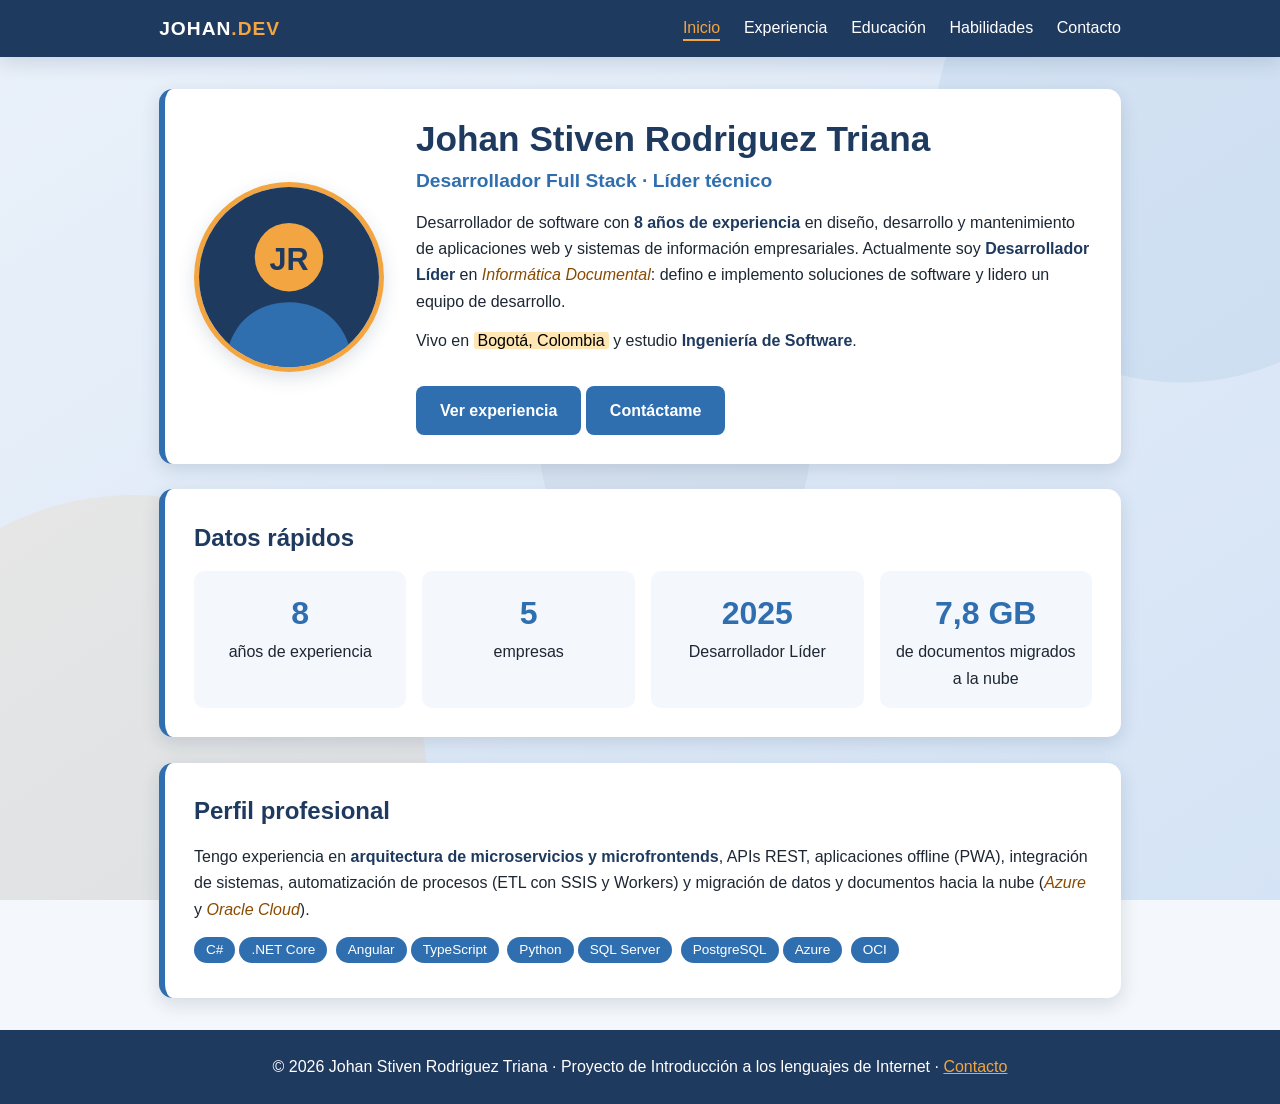
<file: index.html>
<!DOCTYPE html>
<html lang="es">
<head>
  <meta charset="UTF-8">
  <meta name="viewport" content="width=device-width, initial-scale=1.0">
  <meta name="description" content="Hoja de vida de Johan Stiven Rodriguez Triana, desarrollador full stack y líder técnico.">
  <title>Johan Rodriguez | Hoja de vida</title>
  <link rel="stylesheet" href="css/styles.css">
</head>
<body>
  <header>
    <div class="barra">
      <div class="logo">JOHAN<span>.DEV</span></div>
      <nav>
        <a href="index.html" class="activo">Inicio</a>
        <a href="experiencia.html">Experiencia</a>
        <a href="educacion.html">Educación</a>
        <a href="habilidades.html">Habilidades</a>
        <a href="contacto.html">Contacto</a>
      </nav>
    </div>
  </header>

  <main>
    <section class="tarjeta portada">
      <img class="foto" src="img/avatar.svg" alt="Avatar de Johan Stiven Rodriguez Triana">
      <div class="texto">
        <h1>Johan Stiven Rodriguez Triana</h1>
        <p class="rol">Desarrollador Full Stack · Líder técnico</p>
        <p>
          Desarrollador de software con <strong>8 años de experiencia</strong> en diseño, desarrollo y
          mantenimiento de aplicaciones web y sistemas de información empresariales.
          Actualmente soy <strong>Desarrollador Líder</strong> en <em>Informática Documental</em>:
          defino e implemento soluciones de software y lidero un equipo de desarrollo.
        </p>
        <p>Vivo en <mark>Bogotá, Colombia</mark> y estudio <strong>Ingeniería de Software</strong>.</p>
        <p style="margin-top:1rem">
          <a class="boton" href="experiencia.html">Ver experiencia</a>
          <a class="boton" href="contacto.html">Contáctame</a>
        </p>
      </div>
    </section>

    <section class="tarjeta">
      <h2>Datos rápidos</h2>
      <div class="rejilla">
        <div class="dato"><div class="numero">8</div>años de experiencia</div>
        <div class="dato"><div class="numero">5</div>empresas</div>
        <div class="dato"><div class="numero">2025</div>Desarrollador Líder</div>
        <div class="dato"><div class="numero">7,8 GB</div>de documentos migrados a la nube</div>
      </div>
    </section>

    <section class="tarjeta">
      <h2>Perfil profesional</h2>
      <p>
        Tengo experiencia en <strong>arquitectura de microservicios y microfrontends</strong>,
        APIs REST, aplicaciones offline (PWA), integración de sistemas, automatización de procesos
        (ETL con SSIS y Workers) y migración de datos y documentos hacia la nube
        (<em>Azure</em> y <em>Oracle Cloud</em>).
      </p>
      <p>
        <span class="etiqueta">C#</span><span class="etiqueta">.NET Core</span>
        <span class="etiqueta">Angular</span><span class="etiqueta">TypeScript</span>
        <span class="etiqueta">Python</span><span class="etiqueta">SQL Server</span>
        <span class="etiqueta">PostgreSQL</span><span class="etiqueta">Azure</span>
        <span class="etiqueta">OCI</span>
      </p>
    </section>
  </main>

  <footer>
    <p>&copy; 2026 Johan Stiven Rodriguez Triana · Proyecto de Introducción a los lenguajes de Internet ·
      <a href="contacto.html">Contacto</a></p>
  </footer>
</body>
</html>
</file>
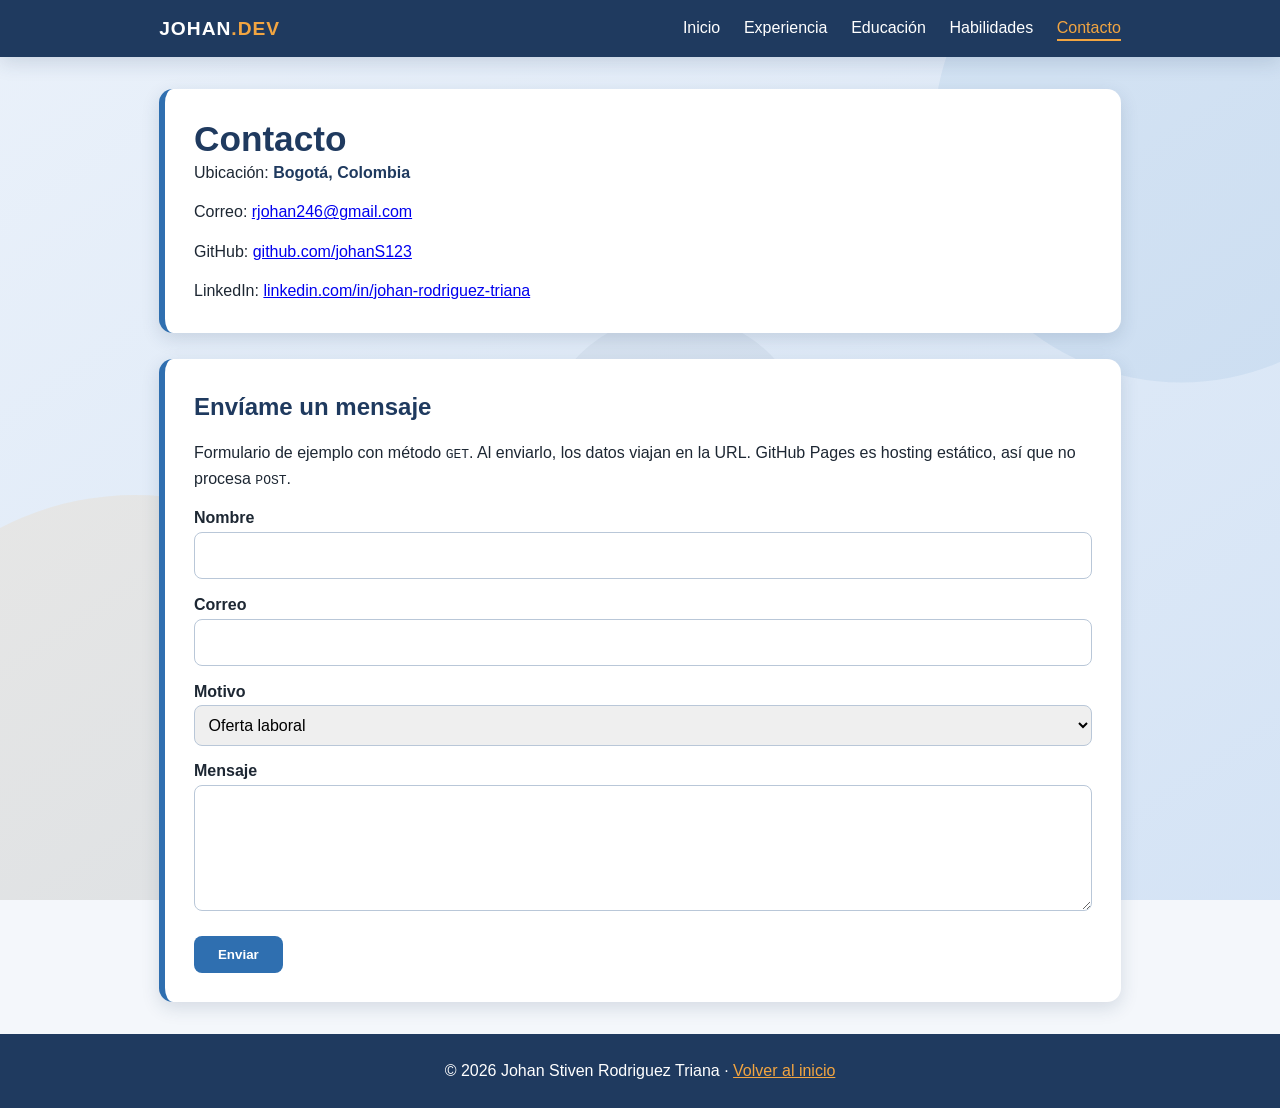
<file: contacto.html>
<!DOCTYPE html>
<html lang="es">
<head>
  <meta charset="UTF-8">
  <meta name="viewport" content="width=device-width, initial-scale=1.0">
  <title>Contacto | Johan Rodriguez</title>
  <link rel="stylesheet" href="css/styles.css">
</head>
<body>
  <header>
    <div class="barra">
      <div class="logo">JOHAN<span>.DEV</span></div>
      <nav>
        <a href="index.html">Inicio</a>
        <a href="experiencia.html">Experiencia</a>
        <a href="educacion.html">Educación</a>
        <a href="habilidades.html">Habilidades</a>
        <a href="contacto.html" class="activo">Contacto</a>
      </nav>
    </div>
  </header>

  <main>
    <section class="tarjeta">
      <h1>Contacto</h1>
      <p>Ubicación: <strong>Bogotá, Colombia</strong></p>
      <p>Correo: <a href="mailto:rjohan246@gmail.com">rjohan246@gmail.com</a></p>
      <p>GitHub: <a href="https://github.com/johanS123" target="_blank" rel="noopener">github.com/johanS123</a></p>
      <p>LinkedIn: <a href="https://www.linkedin.com/in/johan-rodriguez-triana/" target="_blank" rel="noopener">linkedin.com/in/johan-rodriguez-triana</a></p>
    </section>

    <section class="tarjeta">
      <h2>Envíame un mensaje</h2>
      <p>
        Formulario de ejemplo con método <code>GET</code>. Al enviarlo, los datos viajan en la URL.
        GitHub Pages es hosting estático, así que no procesa <code>POST</code>.
      </p>
      <form action="contacto.html" method="get">
        <label for="nombre">Nombre</label>
        <input type="text" id="nombre" name="nombre" required>

        <label for="correo">Correo</label>
        <input type="email" id="correo" name="correo" required>

        <label for="motivo">Motivo</label>
        <select id="motivo" name="motivo">
          <option>Oferta laboral</option>
          <option>Proyecto freelance</option>
          <option>Otro</option>
        </select>

        <label for="mensaje">Mensaje</label>
        <textarea id="mensaje" name="mensaje" rows="4"></textarea>

        <button class="boton" type="submit">Enviar</button>
      </form>
    </section>
  </main>

  <footer>
    <p>&copy; 2026 Johan Stiven Rodriguez Triana · <a href="index.html">Volver al inicio</a></p>
  </footer>
</body>
</html>
</file>
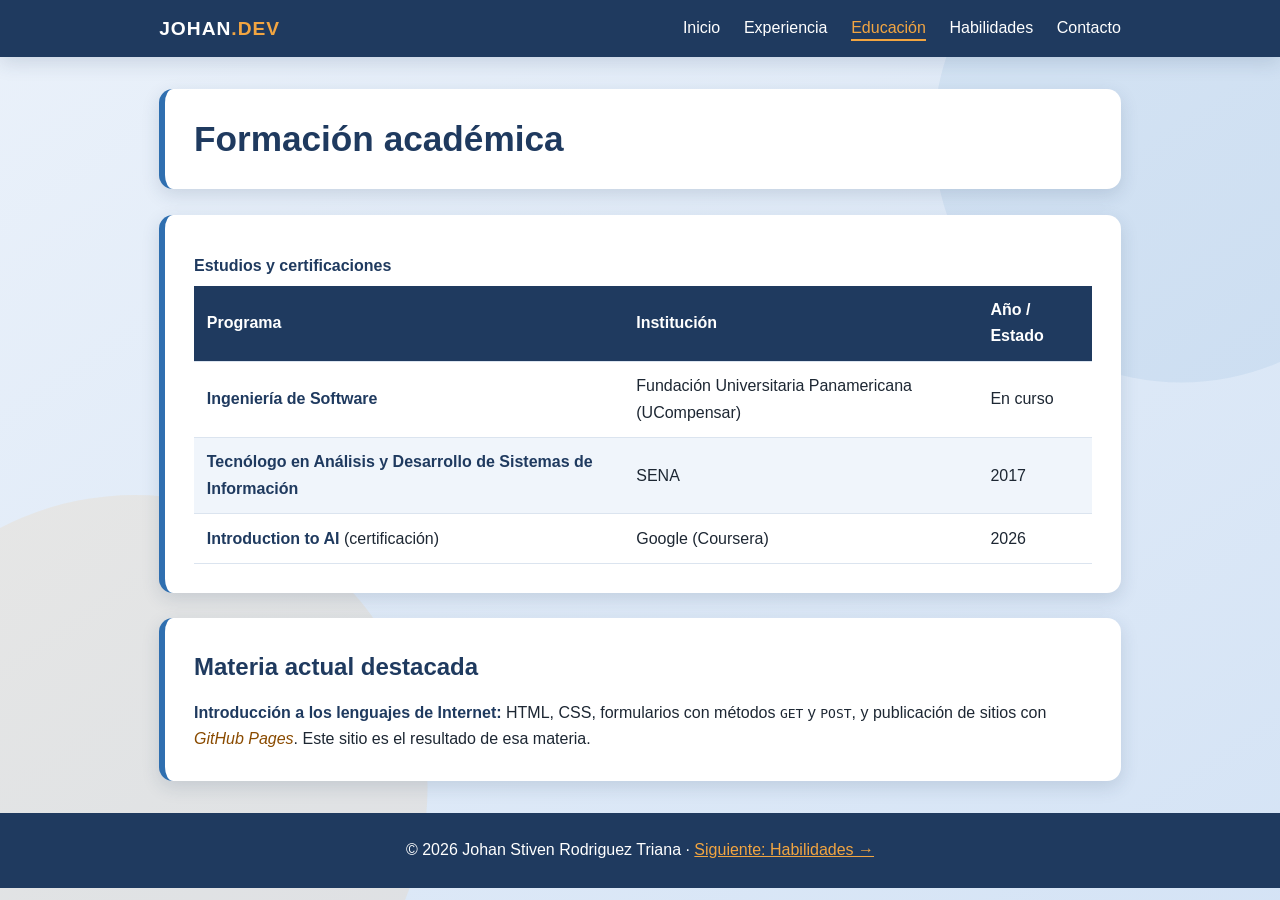
<file: educacion.html>
<!DOCTYPE html>
<html lang="es">
<head>
  <meta charset="UTF-8">
  <meta name="viewport" content="width=device-width, initial-scale=1.0">
  <title>Educación | Johan Rodriguez</title>
  <link rel="stylesheet" href="css/styles.css">
</head>
<body>
  <header>
    <div class="barra">
      <div class="logo">JOHAN<span>.DEV</span></div>
      <nav>
        <a href="index.html">Inicio</a>
        <a href="experiencia.html">Experiencia</a>
        <a href="educacion.html" class="activo">Educación</a>
        <a href="habilidades.html">Habilidades</a>
        <a href="contacto.html">Contacto</a>
      </nav>
    </div>
  </header>

  <main>
    <section class="tarjeta">
      <h1>Formación académica</h1>
    </section>

    <section class="tarjeta">
      <table>
        <caption>Estudios y certificaciones</caption>
        <thead>
          <tr><th>Programa</th><th>Institución</th><th>Año / Estado</th></tr>
        </thead>
        <tbody>
          <tr>
            <td><strong>Ingeniería de Software</strong></td>
            <td>Fundación Universitaria Panamericana (UCompensar)</td>
            <td>En curso</td>
          </tr>
          <tr>
            <td><strong>Tecnólogo en Análisis y Desarrollo de Sistemas de Información</strong></td>
            <td>SENA</td>
            <td>2017</td>
          </tr>
          <tr>
            <td><strong>Introduction to AI</strong> (certificación)</td>
            <td>Google (Coursera)</td>
            <td>2026</td>
          </tr>
        </tbody>
      </table>
    </section>

    <section class="tarjeta">
      <h2>Materia actual destacada</h2>
      <p>
        <strong>Introducción a los lenguajes de Internet:</strong> HTML, CSS, formularios con
        métodos <code>GET</code> y <code>POST</code>, y publicación de sitios con
        <em>GitHub Pages</em>. Este sitio es el resultado de esa materia.
      </p>
    </section>
  </main>

  <footer>
    <p>&copy; 2026 Johan Stiven Rodriguez Triana · <a href="habilidades.html">Siguiente: Habilidades →</a></p>
  </footer>
</body>
</html>
</file>
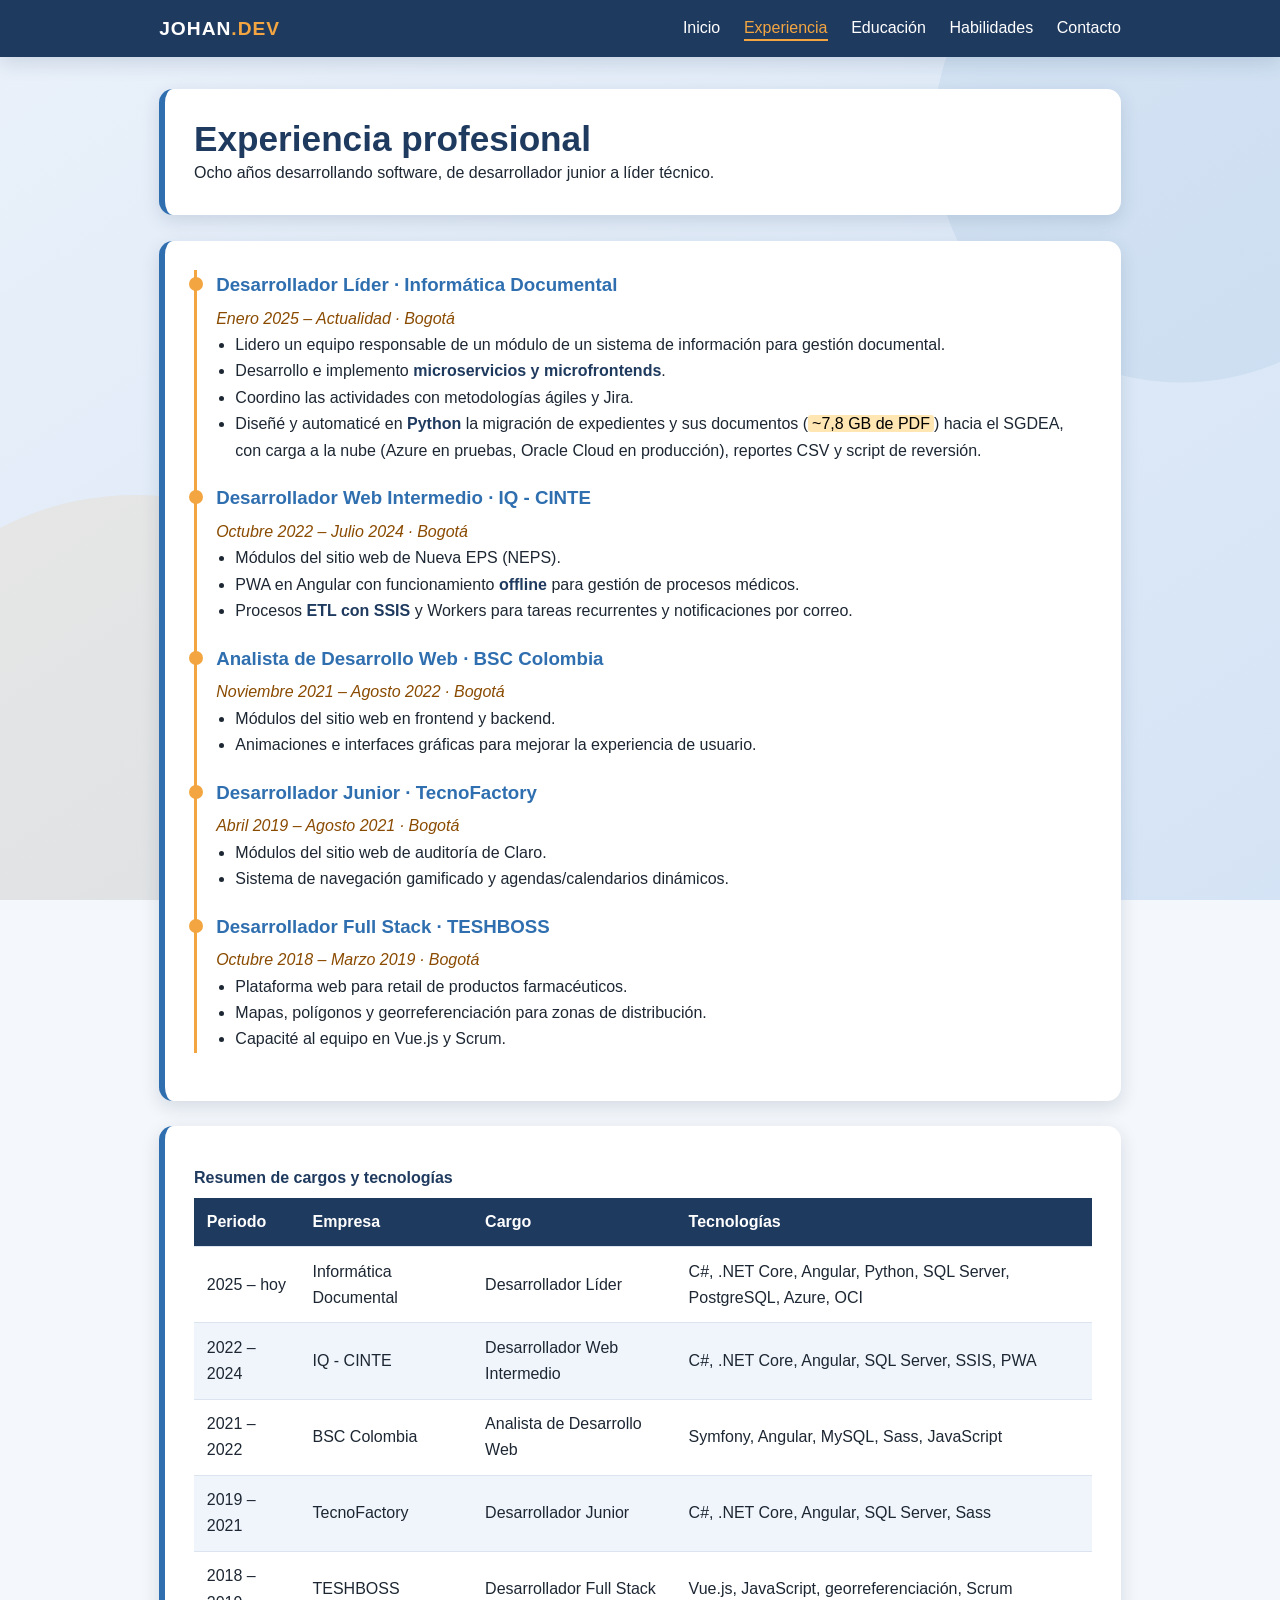
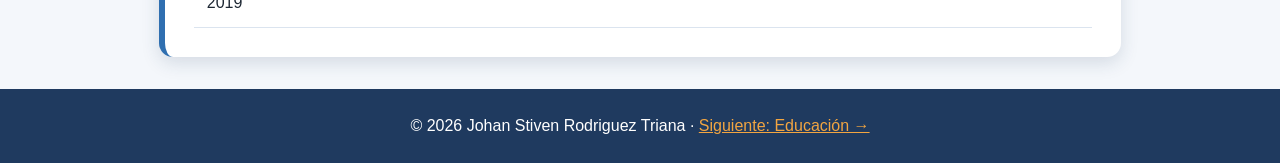
<file: experiencia.html>
<!DOCTYPE html>
<html lang="es">
<head>
  <meta charset="UTF-8">
  <meta name="viewport" content="width=device-width, initial-scale=1.0">
  <title>Experiencia | Johan Rodriguez</title>
  <link rel="stylesheet" href="css/styles.css">
</head>
<body>
  <header>
    <div class="barra">
      <div class="logo">JOHAN<span>.DEV</span></div>
      <nav>
        <a href="index.html">Inicio</a>
        <a href="experiencia.html" class="activo">Experiencia</a>
        <a href="educacion.html">Educación</a>
        <a href="habilidades.html">Habilidades</a>
        <a href="contacto.html">Contacto</a>
      </nav>
    </div>
  </header>

  <main>
    <section class="tarjeta">
      <h1>Experiencia profesional</h1>
      <p>Ocho años desarrollando software, de desarrollador junior a líder técnico.</p>
    </section>

    <section class="tarjeta">
      <div class="linea">

        <div class="hito">
          <h3>Desarrollador Líder · Informática Documental</h3>
          <p><em>Enero 2025 – Actualidad · Bogotá</em></p>
          <ul style="margin-left:1.2rem">
            <li>Lidero un equipo responsable de un módulo de un sistema de información para gestión documental.</li>
            <li>Desarrollo e implemento <strong>microservicios y microfrontends</strong>.</li>
            <li>Coordino las actividades con metodologías ágiles y Jira.</li>
            <li>Diseñé y automaticé en <strong>Python</strong> la migración de expedientes y sus documentos
              (<mark>~7,8 GB de PDF</mark>) hacia el SGDEA, con carga a la nube
              (Azure en pruebas, Oracle Cloud en producción), reportes CSV y script de reversión.</li>
          </ul>
        </div>

        <div class="hito">
          <h3>Desarrollador Web Intermedio · IQ - CINTE</h3>
          <p><em>Octubre 2022 – Julio 2024 · Bogotá</em></p>
          <ul style="margin-left:1.2rem">
            <li>Módulos del sitio web de Nueva EPS (NEPS).</li>
            <li>PWA en Angular con funcionamiento <strong>offline</strong> para gestión de procesos médicos.</li>
            <li>Procesos <strong>ETL con SSIS</strong> y Workers para tareas recurrentes y notificaciones por correo.</li>
          </ul>
        </div>

        <div class="hito">
          <h3>Analista de Desarrollo Web · BSC Colombia</h3>
          <p><em>Noviembre 2021 – Agosto 2022 · Bogotá</em></p>
          <ul style="margin-left:1.2rem">
            <li>Módulos del sitio web en frontend y backend.</li>
            <li>Animaciones e interfaces gráficas para mejorar la experiencia de usuario.</li>
          </ul>
        </div>

        <div class="hito">
          <h3>Desarrollador Junior · TecnoFactory</h3>
          <p><em>Abril 2019 – Agosto 2021 · Bogotá</em></p>
          <ul style="margin-left:1.2rem">
            <li>Módulos del sitio web de auditoría de Claro.</li>
            <li>Sistema de navegación gamificado y agendas/calendarios dinámicos.</li>
          </ul>
        </div>

        <div class="hito">
          <h3>Desarrollador Full Stack · TESHBOSS</h3>
          <p><em>Octubre 2018 – Marzo 2019 · Bogotá</em></p>
          <ul style="margin-left:1.2rem">
            <li>Plataforma web para retail de productos farmacéuticos.</li>
            <li>Mapas, polígonos y georreferenciación para zonas de distribución.</li>
            <li>Capacité al equipo en Vue.js y Scrum.</li>
          </ul>
        </div>

      </div>
    </section>

    <section class="tarjeta">
      <table>
        <caption>Resumen de cargos y tecnologías</caption>
        <thead>
          <tr><th>Periodo</th><th>Empresa</th><th>Cargo</th><th>Tecnologías</th></tr>
        </thead>
        <tbody>
          <tr><td>2025 – hoy</td><td>Informática Documental</td><td>Desarrollador Líder</td><td>C#, .NET Core, Angular, Python, SQL Server, PostgreSQL, Azure, OCI</td></tr>
          <tr><td>2022 – 2024</td><td>IQ - CINTE</td><td>Desarrollador Web Intermedio</td><td>C#, .NET Core, Angular, SQL Server, SSIS, PWA</td></tr>
          <tr><td>2021 – 2022</td><td>BSC Colombia</td><td>Analista de Desarrollo Web</td><td>Symfony, Angular, MySQL, Sass, JavaScript</td></tr>
          <tr><td>2019 – 2021</td><td>TecnoFactory</td><td>Desarrollador Junior</td><td>C#, .NET Core, Angular, SQL Server, Sass</td></tr>
          <tr><td>2018 – 2019</td><td>TESHBOSS</td><td>Desarrollador Full Stack</td><td>Vue.js, JavaScript, georreferenciación, Scrum</td></tr>
        </tbody>
      </table>
    </section>
  </main>

  <footer>
    <p>&copy; 2026 Johan Stiven Rodriguez Triana · <a href="educacion.html">Siguiente: Educación →</a></p>
  </footer>
</body>
</html>
</file>
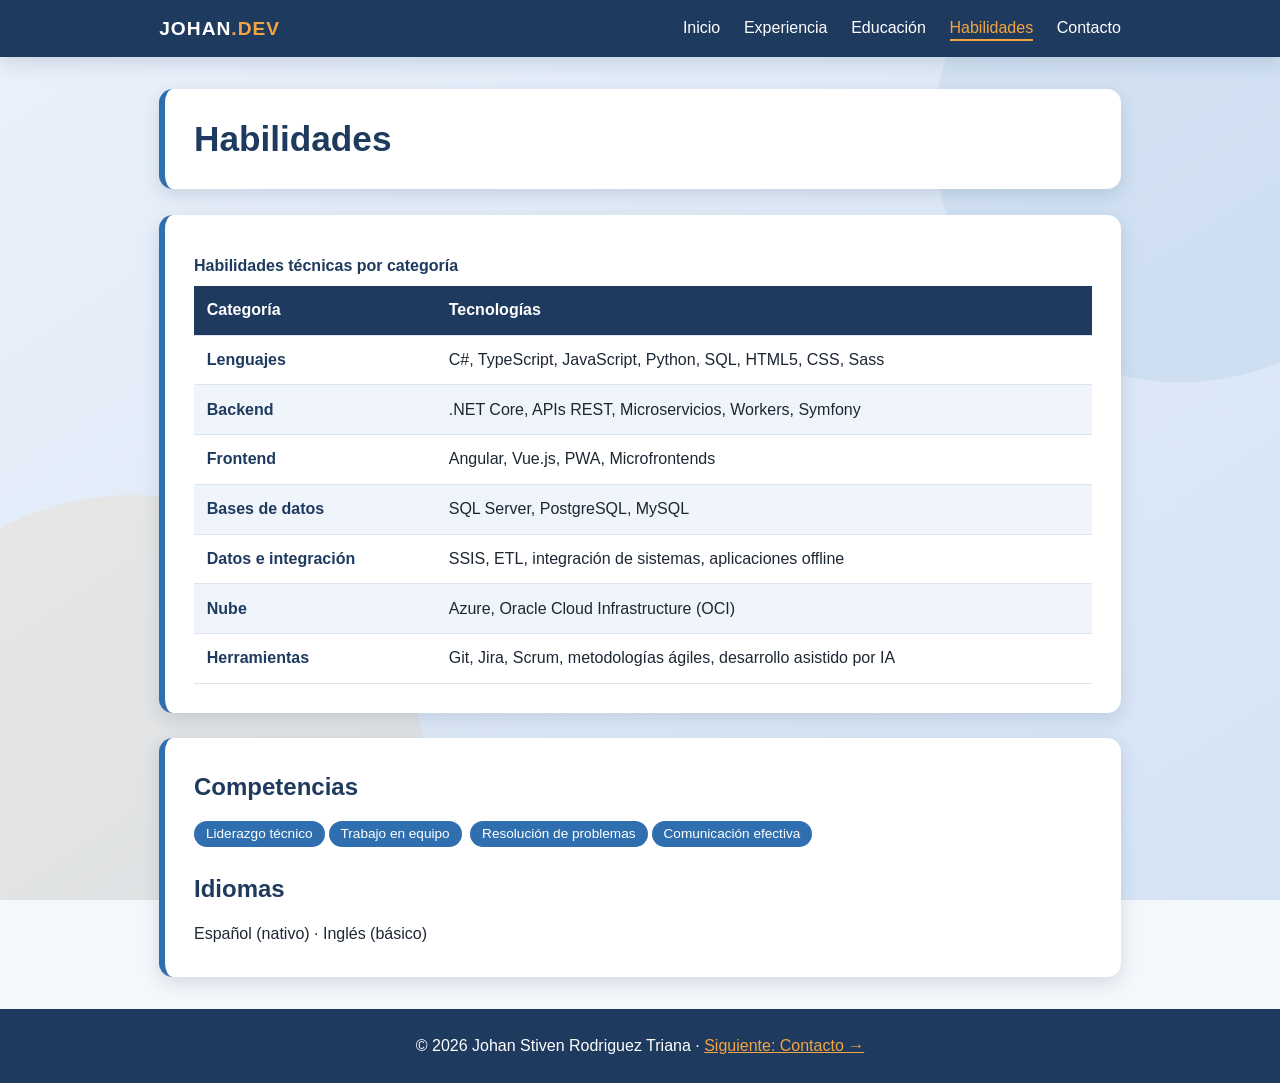
<file: habilidades.html>
<!DOCTYPE html>
<html lang="es">
<head>
  <meta charset="UTF-8">
  <meta name="viewport" content="width=device-width, initial-scale=1.0">
  <title>Habilidades | Johan Rodriguez</title>
  <link rel="stylesheet" href="css/styles.css">
</head>
<body>
  <header>
    <div class="barra">
      <div class="logo">JOHAN<span>.DEV</span></div>
      <nav>
        <a href="index.html">Inicio</a>
        <a href="experiencia.html">Experiencia</a>
        <a href="educacion.html">Educación</a>
        <a href="habilidades.html" class="activo">Habilidades</a>
        <a href="contacto.html">Contacto</a>
      </nav>
    </div>
  </header>

  <main>
    <section class="tarjeta">
      <h1>Habilidades</h1>
    </section>

    <section class="tarjeta">
      <table>
        <caption>Habilidades técnicas por categoría</caption>
        <thead>
          <tr><th>Categoría</th><th>Tecnologías</th></tr>
        </thead>
        <tbody>
          <tr><td><strong>Lenguajes</strong></td><td>C#, TypeScript, JavaScript, Python, SQL, HTML5, CSS, Sass</td></tr>
          <tr><td><strong>Backend</strong></td><td>.NET Core, APIs REST, Microservicios, Workers, Symfony</td></tr>
          <tr><td><strong>Frontend</strong></td><td>Angular, Vue.js, PWA, Microfrontends</td></tr>
          <tr><td><strong>Bases de datos</strong></td><td>SQL Server, PostgreSQL, MySQL</td></tr>
          <tr><td><strong>Datos e integración</strong></td><td>SSIS, ETL, integración de sistemas, aplicaciones offline</td></tr>
          <tr><td><strong>Nube</strong></td><td>Azure, Oracle Cloud Infrastructure (OCI)</td></tr>
          <tr><td><strong>Herramientas</strong></td><td>Git, Jira, Scrum, metodologías ágiles, desarrollo asistido por IA</td></tr>
        </tbody>
      </table>
    </section>

    <section class="tarjeta">
      <h2>Competencias</h2>
      <p>
        <span class="etiqueta">Liderazgo técnico</span><span class="etiqueta">Trabajo en equipo</span>
        <span class="etiqueta">Resolución de problemas</span><span class="etiqueta">Comunicación efectiva</span>
      </p>
      <h2 style="margin-top:1rem">Idiomas</h2>
      <p>Español (nativo) · Inglés (básico)</p>
    </section>
  </main>

  <footer>
    <p>&copy; 2026 Johan Stiven Rodriguez Triana · <a href="contacto.html">Siguiente: Contacto →</a></p>
  </footer>
</body>
</html>
</file>
<file: css/styles.css>
/* ===== Variables ===== */
:root {
  --azul: #1f3a5f;
  --azul-claro: #2f6fb0;
  --acento: #f2a541;
  --fondo: #f4f7fb;
  --texto: #1d2733;
  --blanco: #ffffff;
  --sombra: 0 6px 18px rgba(31, 58, 95, 0.15);
}

* { box-sizing: border-box; margin: 0; padding: 0; }

body {
  font-family: "Segoe UI", Roboto, Arial, sans-serif;
  color: var(--texto);
  line-height: 1.65;
  background-color: var(--fondo);
  background-image: url("../img/fondo.svg");
  background-size: cover;
  background-attachment: fixed;
}

/* ===== Cabecera y navegación ===== */
header {
  background: var(--azul);
  color: var(--blanco);
  position: sticky;
  top: 0;
  z-index: 10;
  box-shadow: var(--sombra);
}
.barra {
  max-width: 1000px;
  margin: auto;
  display: flex;
  justify-content: space-between;
  align-items: center;
  flex-wrap: wrap;
  padding: 0.8rem 1.2rem;
}
.logo { font-weight: 700; font-size: 1.2rem; letter-spacing: 1px; }
.logo span { color: var(--acento); }
nav a {
  color: var(--blanco);
  text-decoration: none;
  margin-left: 1.2rem;
  padding-bottom: 3px;
  border-bottom: 2px solid transparent;
  transition: border-color 0.25s, color 0.25s;
}
nav a:hover, nav a.activo { border-color: var(--acento); color: var(--acento); }

/* ===== Contenedores ===== */
main { max-width: 1000px; margin: 2rem auto; padding: 0 1.2rem; }

.tarjeta {
  background: var(--blanco);
  border-radius: 14px;
  padding: 1.8rem;
  margin-bottom: 1.6rem;
  box-shadow: var(--sombra);
  border-left: 6px solid var(--azul-claro);
}
h1 { color: var(--azul); font-size: 2.2rem; line-height: 1.2; }
h2 { color: var(--azul); margin-bottom: 0.8rem; }
h3 { color: var(--azul-claro); margin-bottom: 0.3rem; }
p + p { margin-top: 0.8rem; }

/* ===== Portada ===== */
.portada {
  display: flex;
  gap: 2rem;
  align-items: center;
  flex-wrap: wrap;
}
.portada img.foto {
  width: 190px;
  height: 190px;
  border-radius: 50%;
  border: 5px solid var(--acento);
  box-shadow: var(--sombra);
  object-fit: cover;
}
.portada .texto { flex: 1; min-width: 260px; }
.rol { font-size: 1.2rem; color: var(--azul-claro); font-weight: 600; margin: 0.3rem 0 0.8rem; }

/* Énfasis de texto */
strong { color: var(--azul); }
em { color: #8a4b00; }
mark { background: #ffe6b3; padding: 0 4px; border-radius: 3px; }
.etiqueta {
  display: inline-block;
  background: var(--azul-claro);
  color: var(--blanco);
  padding: 2px 12px;
  border-radius: 20px;
  font-size: 0.85rem;
  margin: 0 4px 6px 0;
}

/* ===== Rejilla de datos ===== */
.rejilla {
  display: grid;
  grid-template-columns: repeat(auto-fit, minmax(210px, 1fr));
  gap: 1rem;
}
.dato {
  background: var(--fondo);
  border-radius: 10px;
  padding: 1rem;
  text-align: center;
  transition: transform 0.25s;
}
.dato:hover { transform: translateY(-5px); }
.dato .numero { font-size: 2rem; font-weight: 800; color: var(--azul-claro); }

/* ===== Tablas ===== */
table { width: 100%; border-collapse: collapse; margin-top: 0.6rem; }
caption { text-align: left; font-weight: 700; color: var(--azul); margin-bottom: 0.4rem; }
th, td { padding: 0.7rem 0.8rem; border-bottom: 1px solid #dbe4ef; text-align: left; }
thead th { background: var(--azul); color: var(--blanco); }
tbody tr:nth-child(even) { background: #f0f5fb; }
tbody tr:hover { background: #fff3dc; }

/* ===== Línea de tiempo ===== */
.linea { border-left: 3px solid var(--acento); padding-left: 1.2rem; }
.hito { margin-bottom: 1.2rem; position: relative; }
.hito::before {
  content: "";
  position: absolute;
  left: -1.7rem;
  top: 0.45rem;
  width: 14px;
  height: 14px;
  background: var(--acento);
  border-radius: 50%;
}

/* ===== Barras de habilidad ===== */
.barra-hab { background: #dbe4ef; border-radius: 20px; overflow: hidden; margin-bottom: 0.9rem; }
.barra-hab div {
  background: linear-gradient(90deg, var(--azul-claro), var(--acento));
  color: var(--blanco);
  padding: 3px 12px;
  font-size: 0.85rem;
  border-radius: 20px;
}

/* ===== Formulario (método GET/POST) ===== */
form label { display: block; font-weight: 600; margin-top: 0.8rem; }
form input, form textarea, form select {
  width: 100%;
  padding: 0.6rem;
  border: 1px solid #b9c7d8;
  border-radius: 8px;
  font: inherit;
}
form input:focus, form textarea:focus { outline: 2px solid var(--azul-claro); }
.boton {
  display: inline-block;
  margin-top: 1rem;
  background: var(--azul-claro);
  color: var(--blanco);
  border: none;
  padding: 0.7rem 1.5rem;
  border-radius: 8px;
  cursor: pointer;
  text-decoration: none;
  font-weight: 600;
  transition: background 0.25s;
}
.boton:hover { background: var(--azul); }

footer { text-align: center; padding: 1.5rem; background: var(--azul); color: var(--blanco); margin-top: 2rem; }
footer a { color: var(--acento); }

/* ===== Responsive ===== */
@media (max-width: 640px) {
  nav a { margin: 0 0.6rem 0 0; font-size: 0.9rem; }
  h1 { font-size: 1.7rem; }
}
</file>
